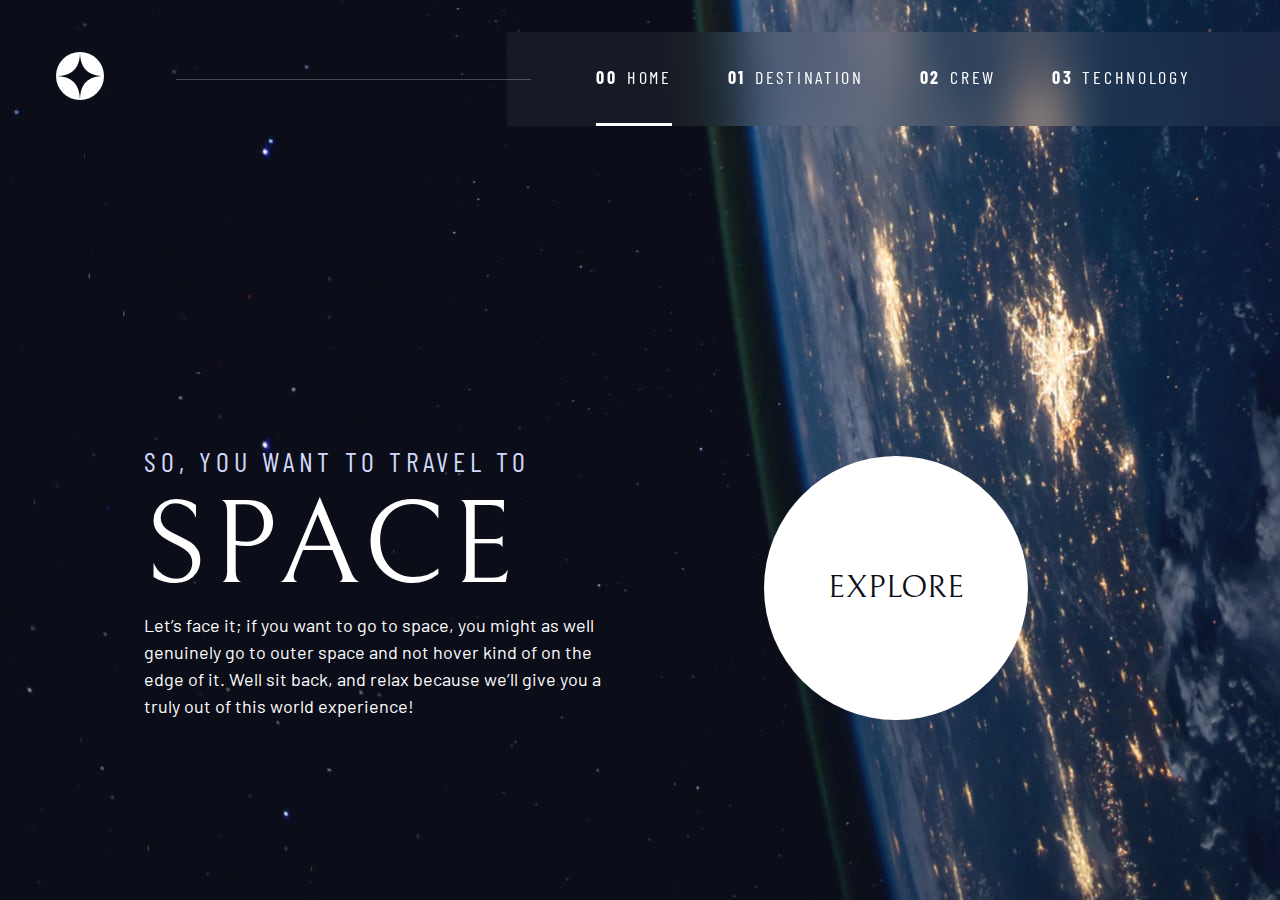
<file: index.html>
<!DOCTYPE html>
<html lang="en">
<head>
  <meta charset="UTF-8">
  <meta name="viewport" content="width=device-width, initial-scale=1.0">

  <link rel="icon" type="image/png" sizes="32x32" href="./assets/favicon-32x32.png">
  <!-- Google fonts -->
  <link rel="preconnect" href="https://fonts.googleapis.com">
  <link rel="preconnect" href="https://fonts.gstatic.com" crossorigin>
  <link href="https://fonts.googleapis.com/css2?family=Barlow+Condensed:wght@400;700&family=Bellefair&family=Barlow:wght@400;700&display=swap"
      rel="stylesheet">
  <!-- Our custom css  -->
  <link rel="stylesheet" href="index.css">
  <title>Frontend Mentor | Space tourism website</title>
  <script src="navigation.js" defer></script>
</head>
<body class="home">
  <a class="skip-to-content" href="#main">Skin to content</a>
    
  <header class="primary-header flex">
    <div>
      <img src="./assets/shared/logo.svg" alt="space tourism logo" class="logo">
    </div>
    <button class="mobile-nav-toggle" aria-controls="primary-navigation"><span class="sr-only" aria-expanded="false">Menu</span></button>
    <nav>
        <ul id="primary-navigation" data-visible="false" class="primary-navigation underline-indicators flex">
            <li class="active"><a class="ff-sans-cond uppercase text-white letter-spacing-2" href="index.html"><span aria-hidden="true">00</span>Home</a>
            <li><a class="ff-sans-cond uppercase text-white letter-spacing-2" href="destination.html"><span aria-hidden="true">01</span>Destination</a>
            <li><a class="ff-sans-cond uppercase text-white letter-spacing-2" href="crew.html"><span aria-hidden="true">02</span>Crew</a>
            <li><a class="ff-sans-cond uppercase text-white letter-spacing-2" href="technology.html"><span aria-hidden="true">03</span>Technology</a>
        </ul>
    </nav>
  </header>
  

  <main id="main" class="grid-container grid-container--home">
    <div>
      <h1 class="text-accent fs-500 ff-sans-cond uppercase letter-spacing-1">So, you want to travel to
      <span class="d-block fs-900 ff-serif text-white">Space</span></h1>
      <p>Let’s face it; if you want to go to space, you might as well genuinely go to 
      outer space and not hover kind of on the edge of it. Well sit back, and relax 
      because we’ll give you a truly out of this world experience! </p>
    </div>
    <div>
      <a href="destination.html" class="large-button uppercase ff-serif  text-dark bg-white">Explore</a>
    </div>

</main>
  
</body>
</html>
</file>
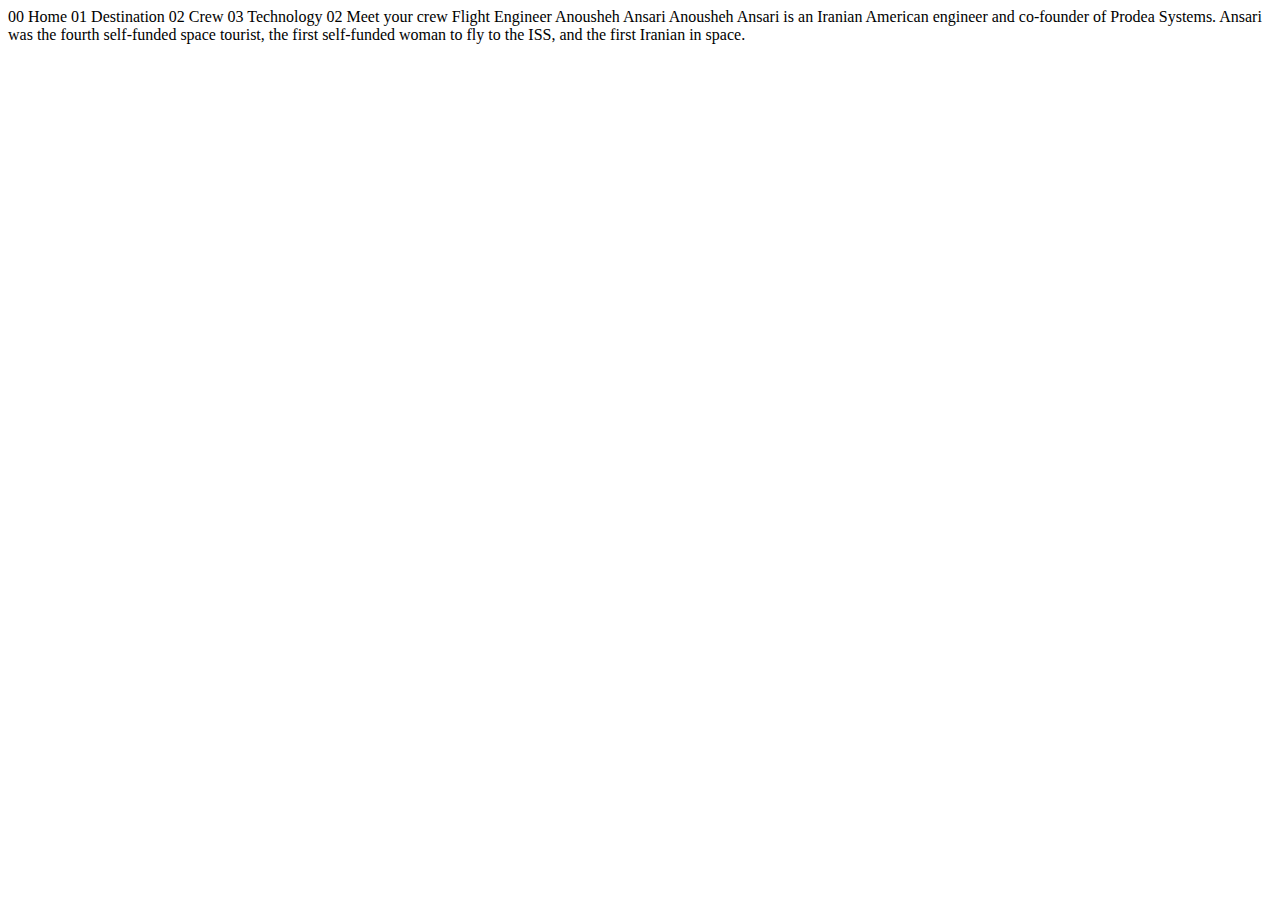
<file: crew-engineer.html>
<!DOCTYPE html>
<html lang="en">
<head>
  <meta charset="UTF-8">
  <meta name="viewport" content="width=device-width, initial-scale=1.0">

  <link rel="icon" type="image/png" sizes="32x32" href="./assets/favicon-32x32.png">
  
  <title>Frontend Mentor | Space tourism website</title>
</head>
<body>

  00 Home
  01 Destination
  02 Crew
  03 Technology

  02 Meet your crew

  Flight Engineer
  Anousheh Ansari

  Anousheh Ansari is an Iranian American engineer and co-founder of Prodea Systems. 
  Ansari was the fourth self-funded space tourist, the first self-funded woman to 
  fly to the ISS, and the first Iranian in space. 
</body>
</html>
</file>
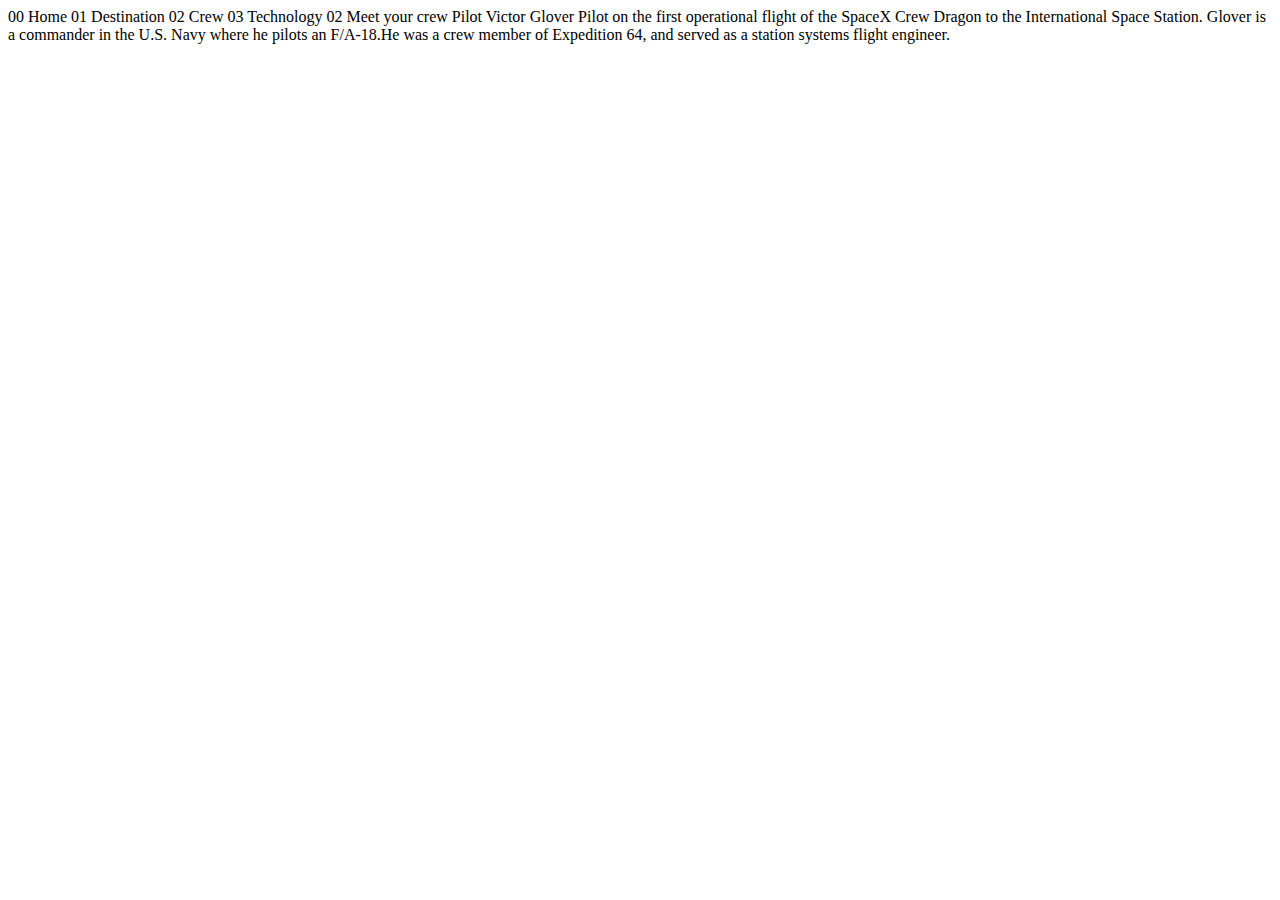
<file: crew-pilot.html>
<!DOCTYPE html>
<html lang="en">
<head>
  <meta charset="UTF-8">
  <meta name="viewport" content="width=device-width, initial-scale=1.0">

  <link rel="icon" type="image/png" sizes="32x32" href="./assets/favicon-32x32.png">
  
  <title>Frontend Mentor | Space tourism website</title>
</head>
<body>

  00 Home
  01 Destination
  02 Crew
  03 Technology

  02 Meet your crew

  Pilot
  Victor Glover

  Pilot on the first operational flight of the SpaceX Crew Dragon to the 
  International Space Station. Glover is a commander in the U.S. Navy where 
  he pilots an F/A-18.He was a crew member of Expedition 64, and served as a 
  station systems flight engineer. 
</body>
</html>
</file>
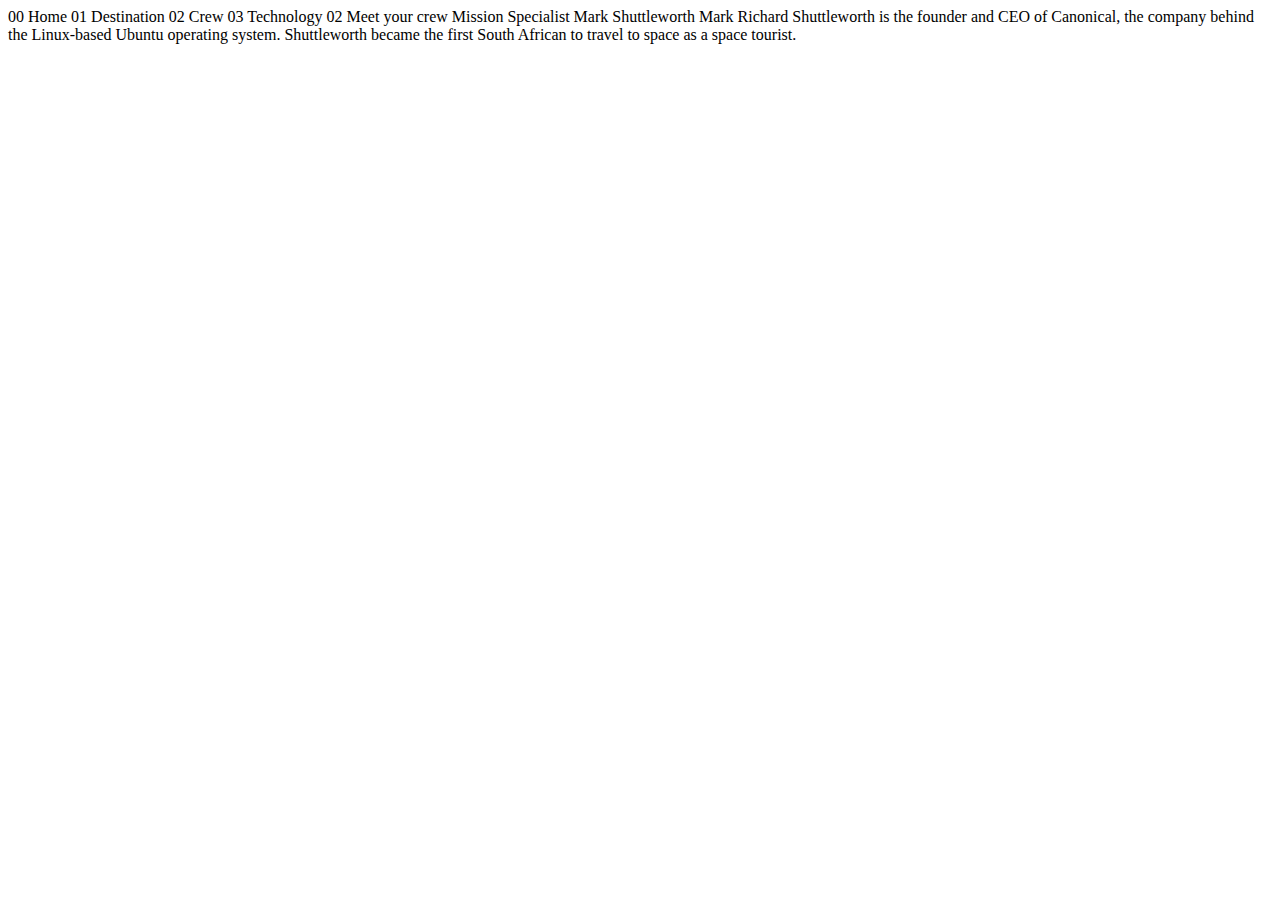
<file: crew-specialist.html>
<!DOCTYPE html>
<html lang="en">
<head>
  <meta charset="UTF-8">
  <meta name="viewport" content="width=device-width, initial-scale=1.0">

  <link rel="icon" type="image/png" sizes="32x32" href="./assets/favicon-32x32.png">
  
  <title>Frontend Mentor | Space tourism website</title>
</head>
<body>

  00 Home
  01 Destination
  02 Crew
  03 Technology

  02 Meet your crew

  Mission Specialist
  Mark Shuttleworth

  Mark Richard Shuttleworth is the founder and CEO of Canonical, the company behind 
  the Linux-based Ubuntu operating system. Shuttleworth became the first South 
  African to travel to space as a space tourist.
</body>
</html>
</file>
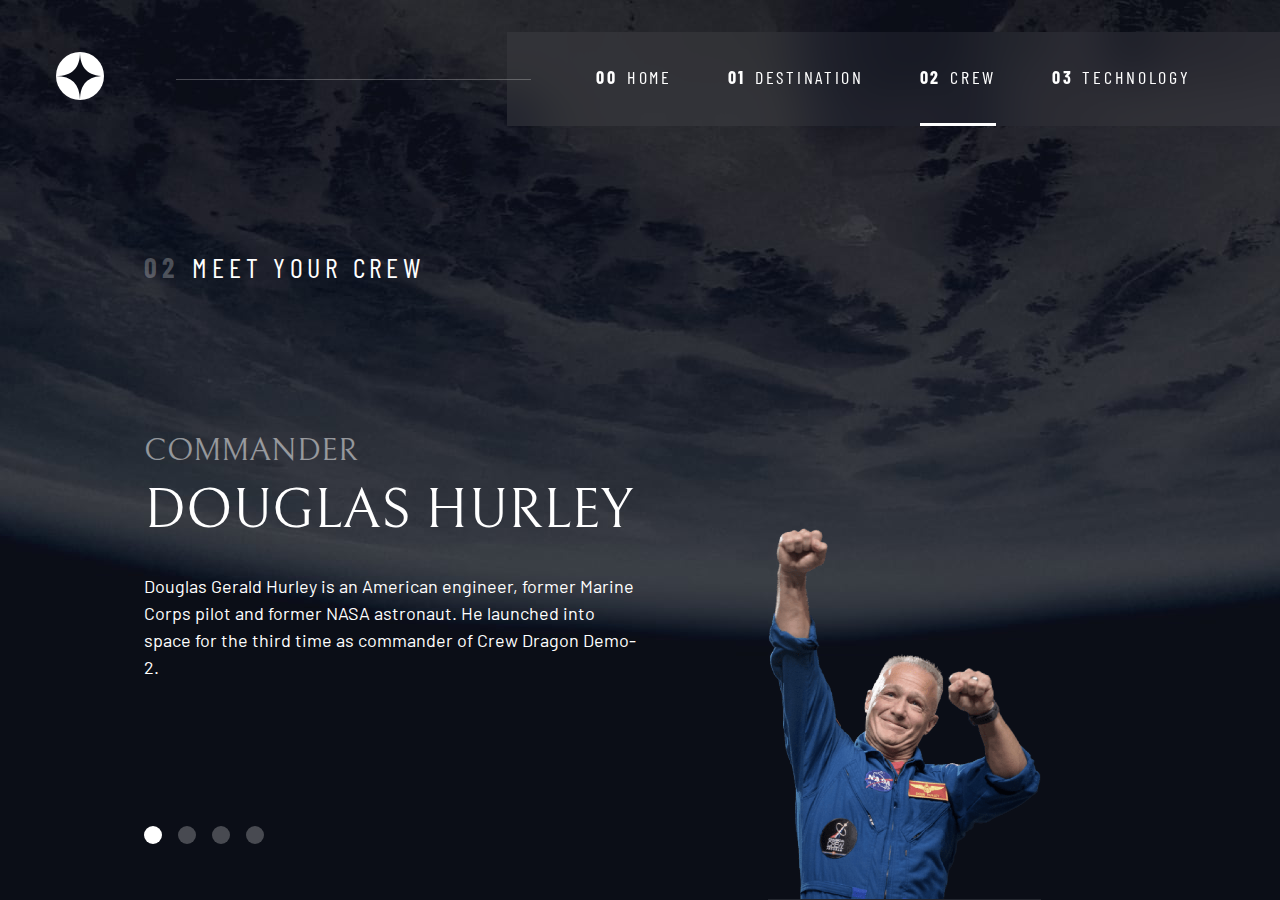
<file: crew.html>
<!DOCTYPE html>
<html lang="en">
<head>
  <meta charset="UTF-8">
  <meta name="viewport" content="width=device-width, initial-scale=1.0">

  <link rel="icon" type="image/png" sizes="32x32" href="./assets/favicon-32x32.png">
  <!-- Google fonts -->
  <link rel="preconnect" href="https://fonts.googleapis.com">
  <link rel="preconnect" href="https://fonts.gstatic.com" crossorigin>
  <link href="https://fonts.googleapis.com/css2?family=Barlow+Condensed:wght@400;700&family=Bellefair&family=Barlow:wght@400;700&display=swap"
      rel="stylesheet">
  <!-- Our custom css  -->
  <link rel="stylesheet" href="index.css">
  <title>Frontend Mentor | Space tourism website</title>
  <script src="navigation.js" defer></script>
  <script src="tabs.js" defer></script>
</head>
<body class="crew">
  <a class="skip-to-content" href="#main">Skin to content</a>
    
  <header class="primary-header flex">
    <div>
      <img src="./assets/shared/logo.svg" alt="space tourism logo" class="logo">
    </div>
    <button class="mobile-nav-toggle" aria-controls="primary-navigation"><span class="sr-only" aria-expanded="false">Menu</span></button>
    <nav>
        <ul id="primary-navigation" data-visible="false" class="primary-navigation underline-indicators flex">
            <li><a class="ff-sans-cond uppercase text-white letter-spacing-2" href="index.html"><span aria-hidden="true">00</span>Home</a>
            <li><a class="ff-sans-cond uppercase text-white letter-spacing-2" href="destination.html"><span aria-hidden="true">01</span>Destination</a>
            <li class="active"><a class="ff-sans-cond uppercase text-white letter-spacing-2" href="crew.html"><span aria-hidden="true">02</span>Crew</a>
            <li><a class="ff-sans-cond uppercase text-white letter-spacing-2" href="technology.html"><span aria-hidden="true">03</span>Technology</a>
        </ul>
    </nav>
  </header>
<main id="main" class="grid-container grid-container--crew flow">
  <h1 class="numbered-title"><span aria-hidden="true">02</span>Meet your crew</h1>
  
  <div class="dot-indicators flex" role="tablist" aria-label="crew memebers list">
    <button aria-selected="true" aria-controls="commander-tab" role="tab" data-image="commander-image" tabindex="0"><span class="sr-only">The commander</span></button>
    <button aria-selected="false" aria-controls="mission-tab" role="tab" data-image="mission-image" tabindex="-1"><span class="sr-only">The mission specialist</span></button>
    <button aria-selected="false" aria-controls="pilot-tab" role="tab" data-image="pilot-image" tabindex="-1"><span class="sr-only">The pilot</span></button>
    <button aria-selected="false" aria-controls="crew-tab" role="tab" data-image="crew-image" tabindex="-1"><span class="sr-only">The crew engineer</span></button>
</div>


  <!-- Commander -->
  <article class="crew-details flow" id="commander-tab" role="tabpanel" tabindex="0">
    <header class="flow flow--space-flow">
    <h2 class="fs-600 ff-serif uppercase">Commander</h2>
    <p class="fs-700 uppercase ff-serif">Douglas Hurley</p>
  </header>
  <p>Douglas Gerald Hurley is an American engineer, former Marine Corps pilot 
  and former NASA astronaut. He launched into space for the third time as 
  commander of Crew Dragon Demo-2.</p>
</article>

<!-- mission specialist -->
<article hidden class="crew-details flow" id="mission-tab" role="tabpanel" tabindex="0">
  <header class="flow flow--space-small">
    <h2 class="fs-600 ff-serif uppercase">Mission Specialist</h2>
    <p class="fs-700 uppercase ff-serif">Mark SHuttleworth</p>
  </header>
  <p>Mark Richard Shuttleworth is the founder and CEO of Canonical, the company behind
    the Linux-based Ubuntu operating system. Shuttleworth became the first South
    African to travel to space as a space tourist.</p>
</article> 

<!-- pilot -->
<article hidden class="crew-details flow" id="pilot-tab" role="tabpanel" tabindex="0">
  <header class="flow flow--space-small">
    <h2 class="fs-600 ff-serif uppercase">Pilot</h2>
    <p class="fs-700 uppercase ff-serif">Victor Glover</p>
  </header>
  <p>Pilot on the first operational flight of the SpaceX Crew Dragon to the
    International Space Station. Glover is a commander in the U.S. Navy where
    he pilots an F/A-18.He was a crew member of Expedition 64, and served as a
    station systems flight engineer.</p>
</article> 

<!-- engineer -->
<article hidden class="crew-details flow" id="crew-tab" role="tabpanel" tabindex="0">
  <header class="flow flow--space-small">
    <h2 class="fs-600 ff-serif uppercase">Flight Engineer</h2>
    <p class="fs-700 uppercase ff-serif">Anousheh Ansari</p>
  </header>
  <p>Anousheh Ansari is an Iranian American engineer and co-founder of Prodea Systems.
    Ansari was the fourth self-funded space tourist, the first self-funded woman to
    fly to the ISS, and the first Iranian in space.</p>
</article> 

  <img id="commander-image" class="planet" src="assets/crew/image-douglas-hurley.png" alt="Douglas Hurley">
  <img hidden id="mission-image" class="planet" src="assets/crew/image-mark-shuttleworth.png" alt="Mark SHuttleworth">
  <img hidden id="pilot-image" class="planet" src="assets/crew/image-victor-glover.png" alt="Victor Glover">
  <img hidden id="crew-image" class="planet" src="assets/crew/image-anousheh-ansari.png" alt="Anousheh Ansari">

</main>
</body>
</html>
</file>
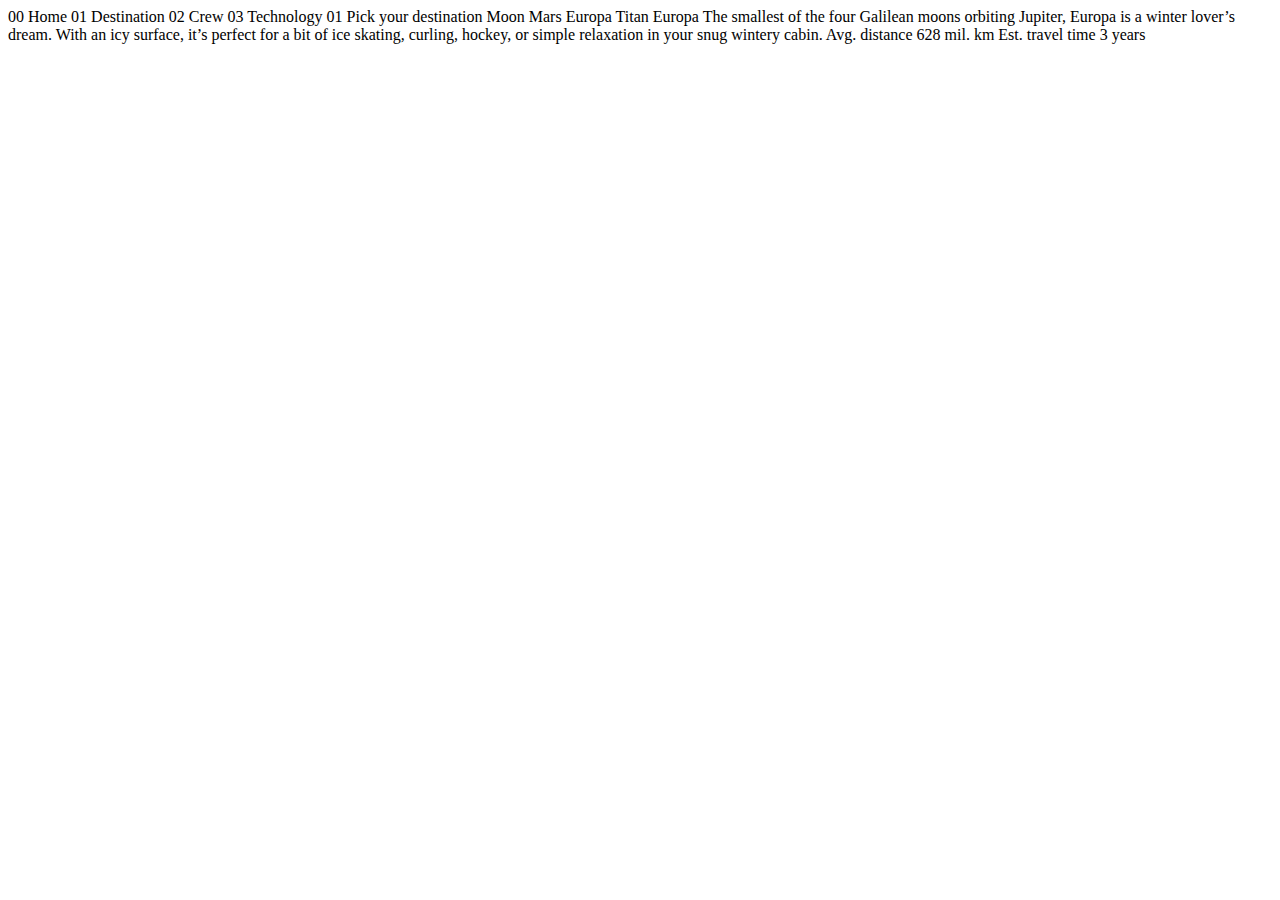
<file: destination-europa.html>
<!DOCTYPE html>
<html lang="en">
<head>
  <meta charset="UTF-8">
  <meta name="viewport" content="width=device-width, initial-scale=1.0">

  <link rel="icon" type="image/png" sizes="32x32" href="./assets/favicon-32x32.png">
  
  <title>Frontend Mentor | Space tourism website</title>
</head>
<body>

  00 Home
  01 Destination
  02 Crew
  03 Technology

  01 Pick your destination

  Moon
  Mars
  Europa
  Titan

  Europa

  The smallest of the four Galilean moons orbiting Jupiter, Europa is a 
  winter lover’s dream. With an icy surface, it’s perfect for a bit of 
  ice skating, curling, hockey, or simple relaxation in your snug 
  wintery cabin.

  Avg. distance
  628 mil. km

  Est. travel time
  3 years
</body>
</html>
</file>
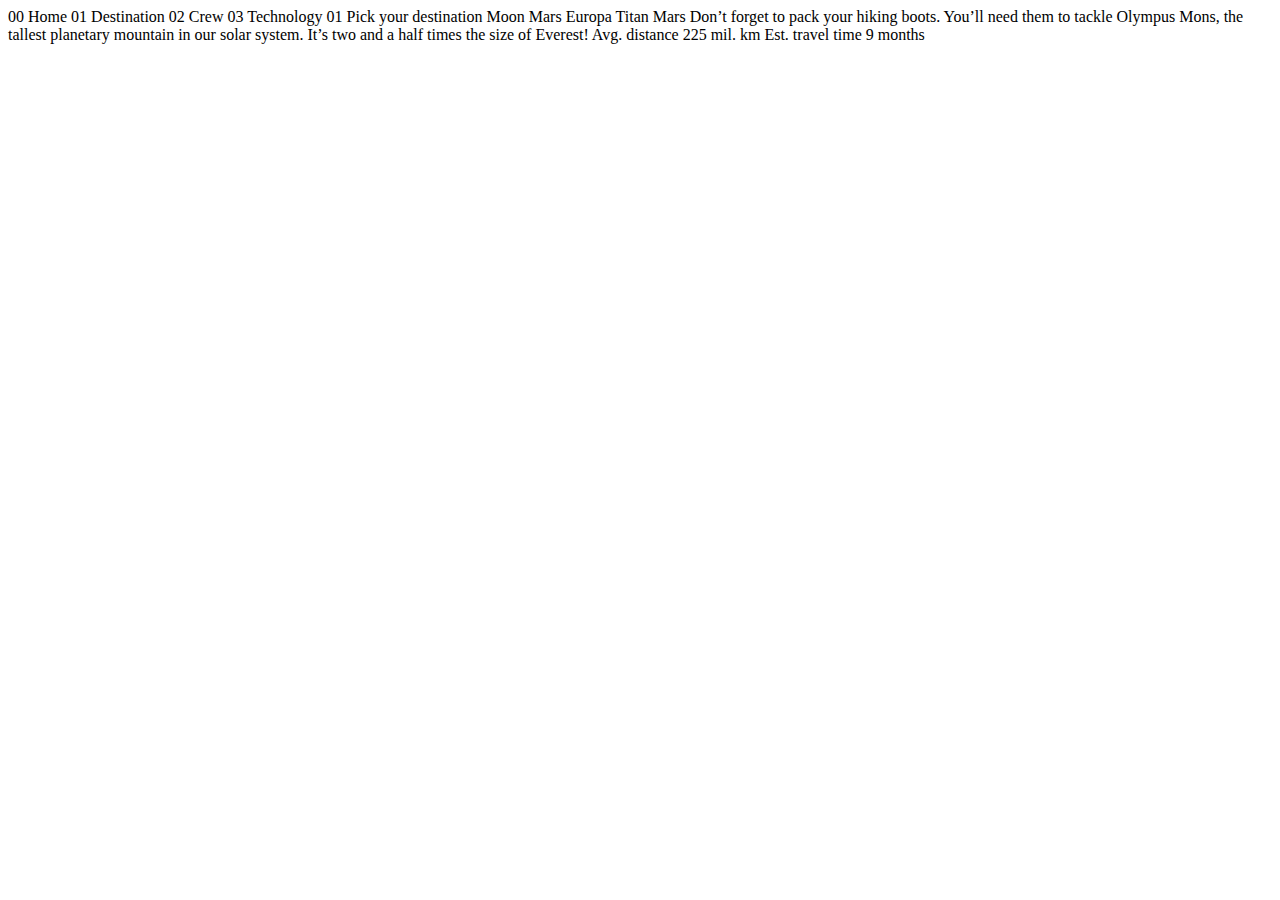
<file: destination-mars.html>
<!DOCTYPE html>
<html lang="en">
<head>
  <meta charset="UTF-8">
  <meta name="viewport" content="width=device-width, initial-scale=1.0">

  <link rel="icon" type="image/png" sizes="32x32" href="./assets/favicon-32x32.png">
  
  <title>Frontend Mentor | Space tourism website</title>
</head>
<body>

  00 Home
  01 Destination
  02 Crew
  03 Technology

  01 Pick your destination

  Moon
  Mars
  Europa
  Titan

  Mars

  Don’t forget to pack your hiking boots. You’ll need them to tackle Olympus Mons, 
  the tallest planetary mountain in our solar system. It’s two and a half times 
  the size of Everest!

  Avg. distance
  225 mil. km

  Est. travel time
  9 months
</body>
</html>
</file>
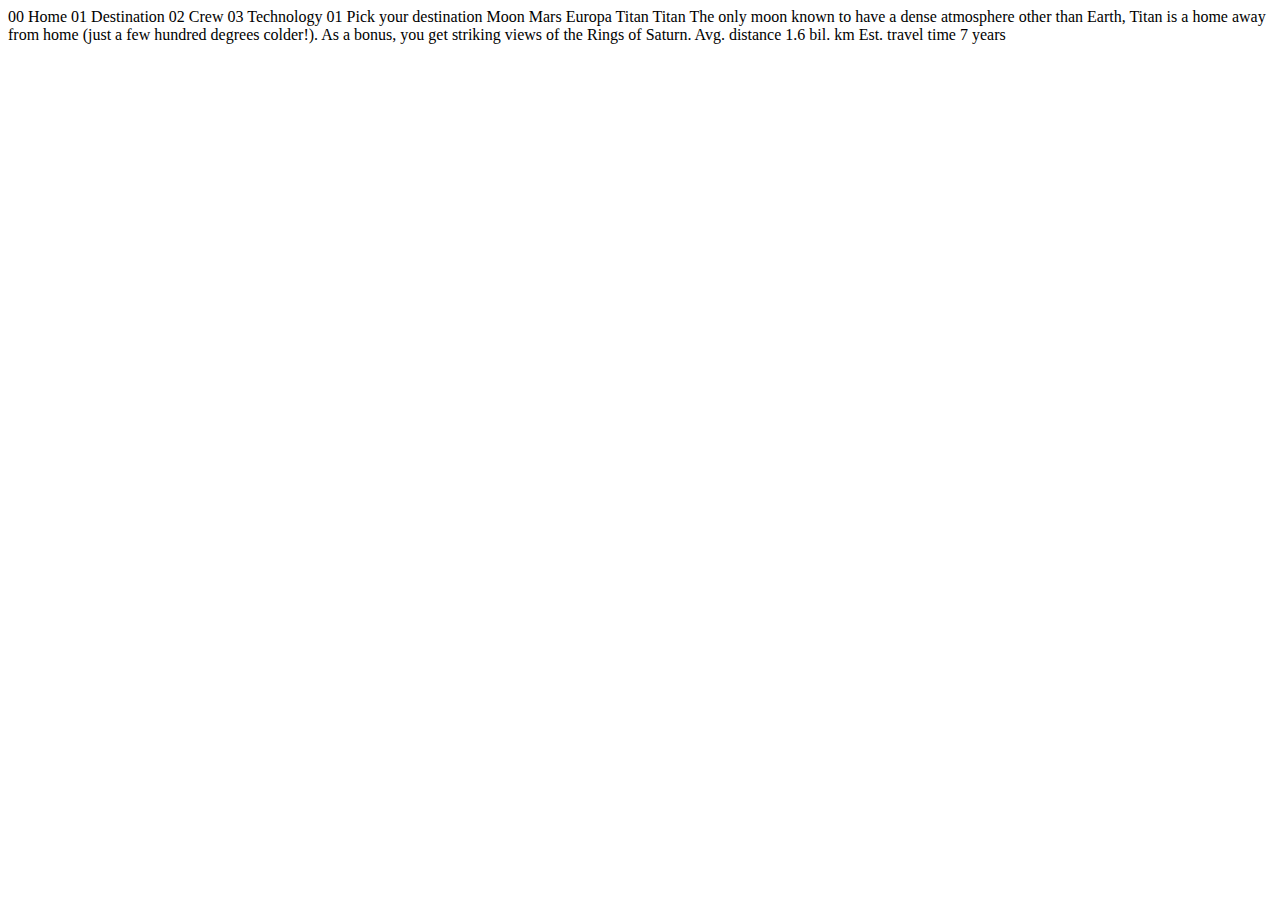
<file: destination-titan.html>
<!DOCTYPE html>
<html lang="en">
<head>
  <meta charset="UTF-8">
  <meta name="viewport" content="width=device-width, initial-scale=1.0">

  <link rel="icon" type="image/png" sizes="32x32" href="./assets/favicon-32x32.png">
  
  <title>Frontend Mentor | Space tourism website</title>
</head>
<body>

  00 Home
  01 Destination
  02 Crew
  03 Technology

  01 Pick your destination

  Moon
  Mars
  Europa
  Titan

  Titan

  The only moon known to have a dense atmosphere other than Earth, Titan 
  is a home away from home (just a few hundred degrees colder!). As a 
  bonus, you get striking views of the Rings of Saturn.

  Avg. distance
  1.6 bil. km

  Est. travel time
  7 years
</body>
</html>
</file>
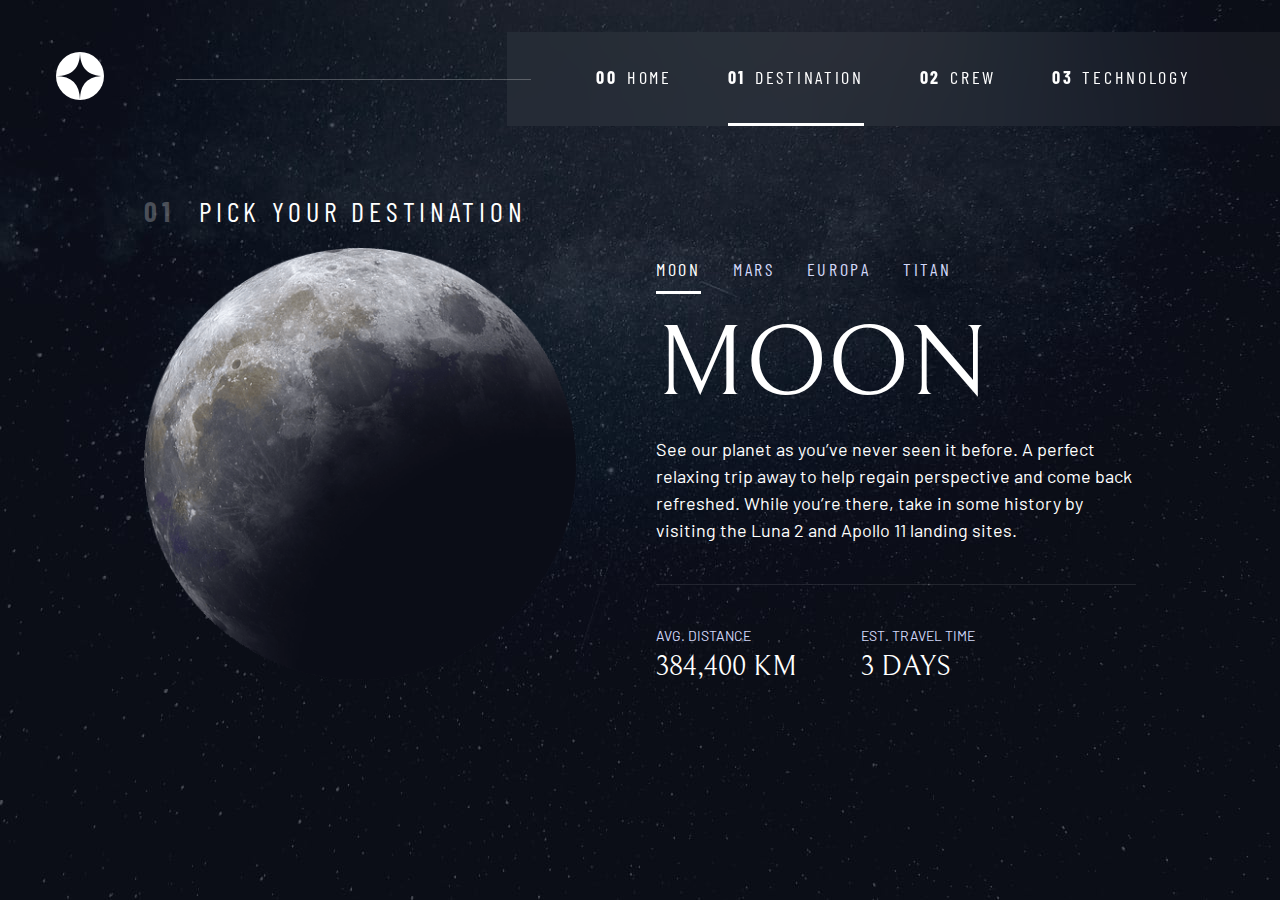
<file: destination.html>
<!DOCTYPE html>
<html lang="en">
<head>
  <meta charset="UTF-8">
  <meta name="viewport" content="width=device-width, initial-scale=1.0">

  <link rel="icon" type="image/png" sizes="32x32" href="./assets/favicon-32x32.png">
  <!-- Google fonts -->
  <link rel="preconnect" href="https://fonts.googleapis.com">
  <link rel="preconnect" href="https://fonts.gstatic.com" crossorigin>
  <link href="https://fonts.googleapis.com/css2?family=Barlow+Condensed:wght@400;700&family=Bellefair&family=Barlow:wght@400;700&display=swap"
      rel="stylesheet">
  <!-- Our custom css  -->
  <link rel="stylesheet" href="index.css">
  <title>Frontend Mentor | Space tourism website</title>
  <script src="navigation.js" defer></script>
  <script src="tabs.js" defer></script>
</head>
<body class="destination">
  <a class="skip-to-content" href="#main">Skin to content</a>
    
  <header class="primary-header flex">
    <div>
      <img src="./assets/shared/logo.svg" alt="space tourism logo" class="logo">
    </div>
    <button class="mobile-nav-toggle" aria-controls="primary-navigation"><span class="sr-only" aria-expanded="false">Menu</span></button>
    <nav>
        <ul id="primary-navigation" data-visible="false" class="primary-navigation underline-indicators flex">
            <li><a class="ff-sans-cond uppercase text-white letter-spacing-2" href="index.html"><span aria-hidden="true">00</span>Home</a>
            <li class="active"><a class="ff-sans-cond uppercase text-white letter-spacing-2" href="destination.html"><span aria-hidden="true">01</span>Destination</a>
            <li><a class="ff-sans-cond uppercase text-white letter-spacing-2" href="crew.html"><span aria-hidden="true">02</span>Crew</a>
            <li><a class="ff-sans-cond uppercase text-white letter-spacing-2" href="technology.html"><span aria-hidden="true">03</span>Technology</a>
        </ul>
    </nav>
  </header>
<main id="main" class="grid-container grid-container--destination flow">
  <h1 class="numbered-title"><span aria-hidden="true">01</span> Pick your destination</h1>
  
    <img id="moon-image" class="planet" src="assets/destination/image-moon.png" alt="the moon">

    <img id="mars-image" class="planet" src="assets/destination/image-mars.png" alt="the mars" hidden>

    <img id="europa-image" class="planet" src="assets/destination/image-europa.png" alt="the europa" hidden>

    <img id="titan-image" class="planet" src="assets/destination/image-titan.png" alt="the titan" hidden>
  
    <div class="tab-list underline-indicators flex" role="tablist" aria-label="destination list">
      <button aria-selected="true" role="tab" aria-controls="moon-tab" class="uppercase ff-sans-cond text-accent letter-spacing-2" tabindex="0" data-image="moon-image">Moon</button>
      <button aria-selected="false" role="tab" aria-controls="mars-tab" class="uppercase ff-sans-cond text-accent letter-spacing-2" tabindex="-1" data-image="mars-image">Mars</button>
      <button aria-selected="false" role="tab" aria-controls="europa-tab" class="uppercase ff-sans-cond text-accent letter-spacing-2" tabindex="-1" data-image="europa-image">Europa</button>
      <button aria-selected="false" role="tab" aria-controls="titan-tab" class="uppercase ff-sans-cond text-accent letter-spacing-2" tabindex="-1" data-image="titan-image">Titan</button>
  </div>

  <!-- Moon -->

  <article class="destination-info flow" id="moon-tab" tabindex="0" role="tabpanel">
    <h2 class="ff-serif fs-800 uppercase">Moon</h2>

    <p>See our planet as you’ve never seen it before. A perfect relaxing trip away to help 
    regain perspective and come back refreshed. While you’re there, take in some history 
    by visiting the Luna 2 and Apollo 11 landing sites.</p>
    <div class="destination-meta flex">
      <div>
        <h3 class="text-accent fs-200 uppercase">Avg. distance</h3>
        <p class="ff-serif uppercase">384,400 km</p>
      </div>
      <div>
        <h3 class="text-accent fs-200 uppercase">Est. travel time</h3>
        <p class="ff-serif uppercase">3 days</p>
      </div>
    </div>
  </article>

  <!-- Mars -->

  <article hidden class="destination-info flow" id="mars-tab" tabindex="0" role="tabpanel">
    <h2 class="ff-serif fs-800 uppercase">Mars</h2>

    <p>Don’t forget to pack your hiking boots. You’ll need them to tackle Olympus Mons, 
      the tallest planetary mountain in our solar system. It’s two and a half times 
      the size of Everest!</p>
    <div class="destination-meta flex">
      <div>
        <h3 class="text-accent fs-200 uppercase">Avg. distance</h3>
        <p class="ff-serif uppercase">225 mil. km</p>
      </div>
      <div>
        <h3 class="text-accent fs-200 uppercase">Est. travel time</h3>
        <p class="ff-serif uppercase">9 months</p>
      </div>
    </div>
  </article>

  <!-- Europa -->

  <article hidden class="destination-info flow" id="europa-tab" tabindex="0" role="tabpanel">
    <h2 class="ff-serif fs-800 uppercase">Europa</h2>

    <p>The smallest of the four Galilean moons orbiting Jupiter, Europa is a 
      winter lover’s dream. With an icy surface, it’s perfect for a bit of 
      ice skating, curling, hockey, or simple relaxation in your snug 
      wintery cabin.</p>
    <div class="destination-meta flex">
      <div>
        <h3 class="text-accent fs-200 uppercase">Avg. distance</h3>
        <p class="ff-serif uppercase">628 mil. km</p>
      </div>
      <div>
        <h3 class="text-accent fs-200 uppercase">Est. travel time</h3>
        <p class="ff-serif uppercase">3 years</p>
      </div>
    </div>
  </article>

  <!-- Titan -->

  <article hidden class="destination-info flow" id="titan-tab" tabindex="0" role="tabpanel">
    <h2 class="ff-serif fs-800 uppercase">Titan</h2>

    <p>The only moon known to have a dense atmosphere other than Earth, Titan 
      is a home away from home (just a few hundred degrees colder!). As a 
      bonus, you get striking views of the Rings of Saturn.</p>
    <div class="destination-meta flex">
      <div>
        <h3 class="text-accent fs-200 uppercase">Avg. distance</h3>
        <p class="ff-serif uppercase">1.6 bil. km</p>
      </div>
      <div>
        <h3 class="text-accent fs-200 uppercase">Est. travel time</h3>
        <p class="ff-serif uppercase">7 years</p>
      </div>
    </div>
  </article>


</main>
</body>
</html>
</file>
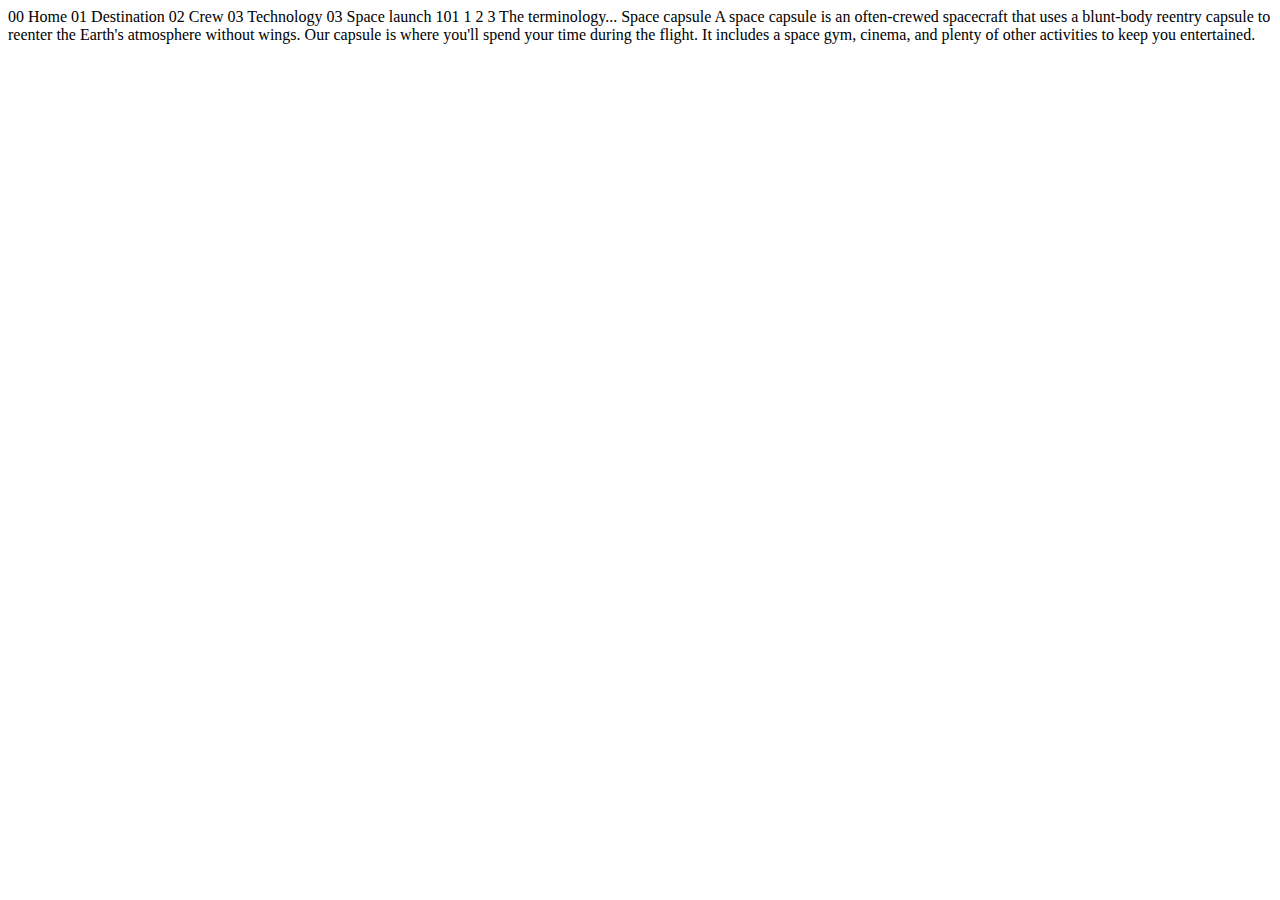
<file: technology-capsule.html>
<!DOCTYPE html>
<html lang="en">
<head>
  <meta charset="UTF-8">
  <meta name="viewport" content="width=device-width, initial-scale=1.0">

  <link rel="icon" type="image/png" sizes="32x32" href="./assets/favicon-32x32.png">
  
  <title>Frontend Mentor | Space tourism website</title>
</head>
<body>

  00 Home
  01 Destination
  02 Crew
  03 Technology

  03 Space launch 101

  1
  2
  3

  The terminology...
  Space capsule

  A space capsule is an often-crewed spacecraft that uses a blunt-body reentry 
  capsule to reenter the Earth's atmosphere without wings. Our capsule is where 
  you'll spend your time during the flight. It includes a space gym, cinema, 
  and plenty of other activities to keep you entertained.
</body>
</html>
</file>
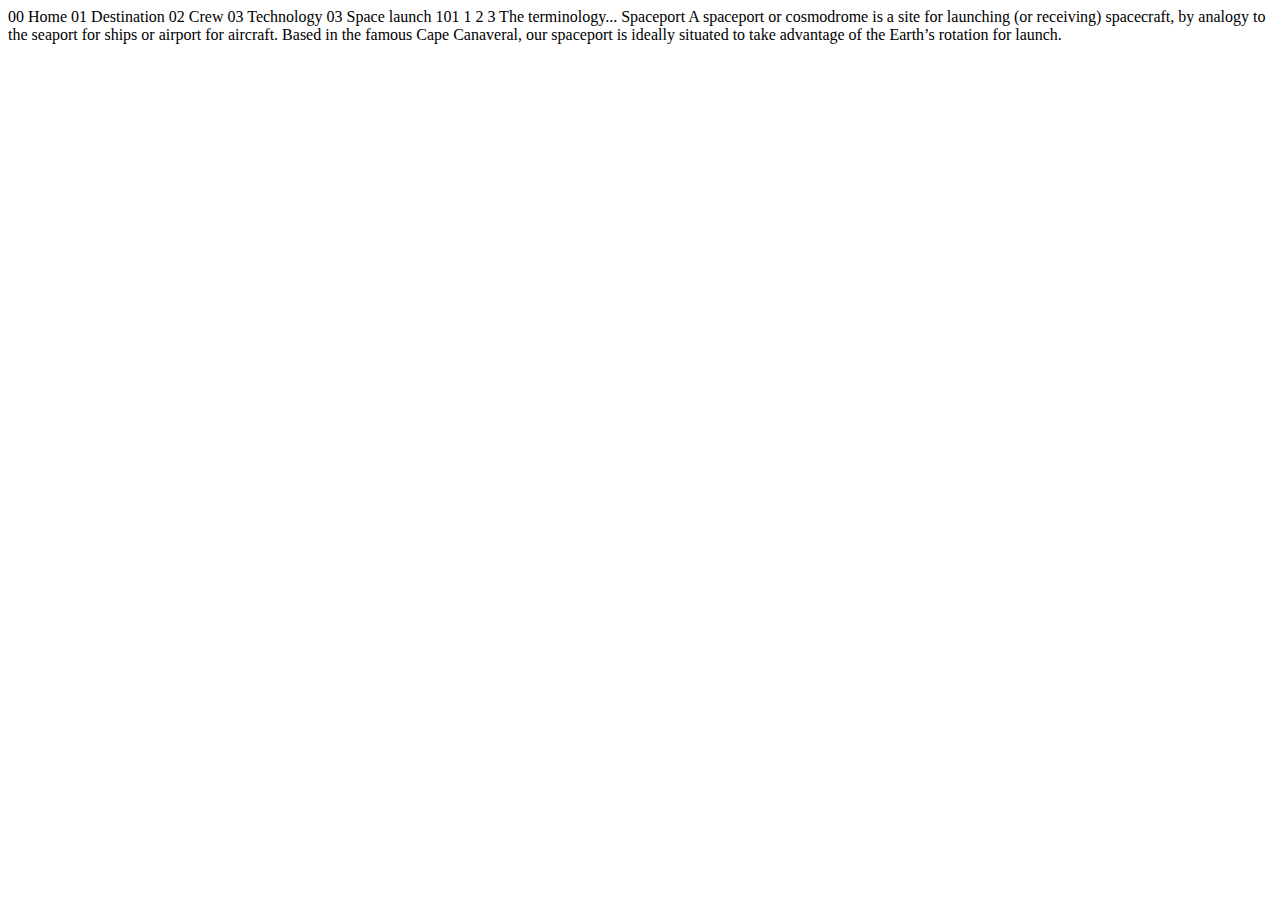
<file: technology-spaceport.html>
<!DOCTYPE html>
<html lang="en">
<head>
  <meta charset="UTF-8">
  <meta name="viewport" content="width=device-width, initial-scale=1.0">

  <link rel="icon" type="image/png" sizes="32x32" href="./assets/favicon-32x32.png">
  
  <title>Frontend Mentor | Space tourism website</title>
</head>
<body>

  00 Home
  01 Destination
  02 Crew
  03 Technology

  03 Space launch 101

  1
  2
  3

  The terminology...
  Spaceport

  A spaceport or cosmodrome is a site for launching (or receiving) spacecraft, 
  by analogy to the seaport for ships or airport for aircraft. Based in the 
  famous Cape Canaveral, our spaceport is ideally situated to take advantage 
  of the Earth’s rotation for launch.
</body>
</html>
</file>
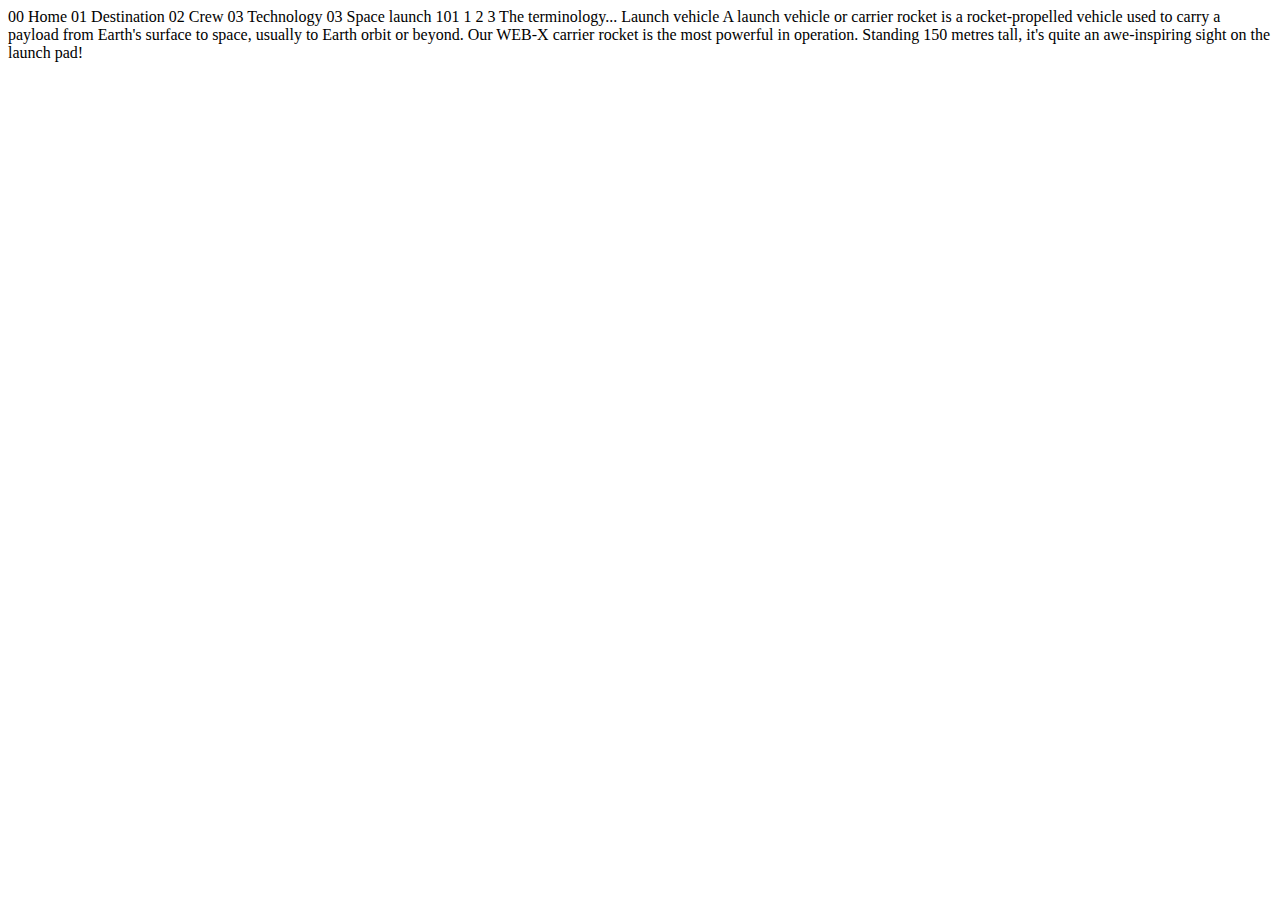
<file: technology-vehicle.html>
<!DOCTYPE html>
<html lang="en">
<head>
  <meta charset="UTF-8">
  <meta name="viewport" content="width=device-width, initial-scale=1.0">

  <link rel="icon" type="image/png" sizes="32x32" href="./assets/favicon-32x32.png">
  
  <title>Frontend Mentor | Space tourism website</title>
</head>
<body>

  00 Home
  01 Destination
  02 Crew
  03 Technology

  03 Space launch 101

  1
  2
  3

  The terminology...
  Launch vehicle

  A launch vehicle or carrier rocket is a rocket-propelled vehicle used to carry a 
  payload from Earth's surface to space, usually to Earth orbit or beyond. Our 
  WEB-X carrier rocket is the most powerful in operation. Standing 150 metres tall, 
  it's quite an awe-inspiring sight on the launch pad!
</body>
</html>
</file>
<file: index.css>
/* ----------------- */
/* Custom properties */
/* ----------------- */
:root {
    /* colors */
    --clr-dark: 230 35% 7%;
    --clr-light: 231 77% 90%;
    --clr-white: 0 0% 100%;

    /* font-sizes */
    --fs-900: clamp(5rem, 8vw + 1rem,9.375rem);
    --fs-800: 3.5rem;
    --fs-700: 1.5rem;
    --fs-600: 1rem;
    --fs-500: 1rem;
    --fs-400: 0.9375rem;
    --fs-300: 1rem;
    --fs-200: 0.875rem;

    /* font-families */
    --ff-serif: "Bellefair", serif;
    --ff-sans-cond: "Barlow Condensed", sans-serif;
    --ff-sans-normal: "Barlow", sans-serif;
}

@media (min-width: 35em) {
  :root {
    --fs-800: 5rem;
    --fs-700: 2.5rem;
    --fs-600: 1.5rem;
    --fs-500: 1.25rem;
    --fs-400: 1rem;
  }
}

@media (min-width: 45em) {
  :root {
      /* font-sizes */
      --fs-800: 6.25rem;
      --fs-700: 3.5rem;
      --fs-600: 2rem;
      --fs-500: 1.75rem;
      --fs-400: 1.125rem;
  }
}


/* ----- */
/* Reset */
/* ----- */

*,
*::before,
*::after{
    box-sizing: border-box;
}

/* Reset Margins */

body,
h1,
h2,
h3,
h4,
h5,
p,
figure,
picture {
    margin: 0;
}

h1,
h2,
h3,
h4,
h5,
h6,
p {
    font-weight: 400;
}

/* Set up body */
body {
    font-family: var(--ff-sans-normal);
    font-size: var(--fs-400);
    color: hsl(var(--clr-white));
    background-color: hsl(var(--clr-dark));
    line-height: 1.5;
    min-height: 100vh;
    overflow-x: hidden;
    display: grid;
    grid-template-rows: min-content 1fr;
}


/* make images easy to work with */

image {
    max-width: 100%;
    display: block;
}

/* make form elements easy to work with */

input,
button,
textarea,
select {
    font: inherit;
}

/* remove animations for people who've turned them off */
@media (prefers-reduced-motion: reduce) {
    html:focus-within {
     scroll-behavior: auto;
    }
    
    *,
    *::before,
    *::after {
      animation-duration: 0.01ms !important;
      animation-iteration-count: 1 !important;
      transition-duration: 0.01ms !important;
      scroll-behavior: auto !important;
    }
  }

  /* ------------- */
  /* Utility class */
  /* ------------- */

.flex {
    display: flex;
    gap: var(--gap,1rem);
}

.grid {
    display: grid;
    gap: var(--gap,1rem);
}

.d-block {
  display: block;
}

.flow > * + * {
    margin-top: var(--flow-space, 1rem);
}

.flow--space-flow{
  --flow-space: .75rem;
}

.container {
    padding-inline: 2em;
    margin-inline: auto;
    max-width: 80rem;
}

.sr-only {
    position: absolute;
    width: 1px;
    height: 1px;
    padding: 0;
    margin: -1px;
    overflow: hidden;
    clip: rect(0, 0, 0, 0);
    white-space: nowrap; /* added line */
    border: 0;
  }

.skip-to-content {
  position: absolute;
  z-index: 9999;
  background: hsl(var(--clr-white));
  color: hsl(var(--clr-dark));
  padding: .5em 1em;
  margin-inline: auto;
  transform: translateY(-100%);
  transition: transform 250ms ease-in;
}

.skip-to-content:focus {
  transform: translateY(0);
}

/* colors */

.bg-dark {
    background-color: hsl(var(--clr-dark));
}

.bg-accent {
    background-color: hsl(var(--clr-light));
}
.bg-white {
    background-color: hsl(var(--clr-white));
}

.text-dark {
    color : hsl(var(--clr-dark));
}

.text-accent {
    color : hsl(var(--clr-light));
}

.text-white {
    color : hsl(var(--clr-white));
}

.component {
    flex-grow: 1;
}


/* typography */

.ff-serif { font-family: var(--ff-serif); } 
.ff-sans-cond { font-family: var(--ff-sans-cond); } 
.ff-sans-normal { font-family: var(--ff-sans-normal); } 

.letter-spacing-1 { letter-spacing: 4.75px; } 
.letter-spacing-2 { letter-spacing: 2.7px; } 
.letter-spacing-3 { letter-spacing: 2.35px; } 

.uppercase { text-transform: uppercase; }

.fs-900 { font-size: var(--fs-900); }
.fs-800 { font-size: var(--fs-800); }
.fs-700 { font-size: var(--fs-700); }
.fs-600 { font-size: var(--fs-600); }
.fs-500 { font-size: var(--fs-500); }
.fs-400 { font-size: var(--fs-400); }
.fs-300 { font-size: var(--fs-300); }
.fs-200 { font-size: var(--fs-200); }


.fs-900,
.fs-800,
.fs-700,
.fs-600 {
    line-height: 1.1;
}

.numbered-title {
    font-family: var(--ff-sans-cond);
    font-size: var(--fs-500);
    text-transform: uppercase;
    letter-spacing: 4.72px;
}
.numbered-title span {
    margin-right: .5em;
    font-weight: 700;
    color: hsl(var(--clr-white) / .25);
}

  /* ------------- */
  /* Components */
  /* ------------- */

  .large-button{
    font-size: 2rem;
    position: relative;
    z-index: 1;
    display: inline-grid;
    place-items: center;
    padding: 0 2em;
    border-radius: 50%;
    aspect-ratio: 1;
    text-decoration: none;
  }

  .large-button::after{
    content: '';
    position: absolute;
    z-index:-1;
    width: 100%;
    height: 100%;
    border-radius: 50%;
    background: hsl(var(--clr-white)/.15);
    opacity: 0;
    transition: opacity 500ms linear, transform 500ms ease-in-out;
  }

  .large-button:hover::after,
  .large-button:focus::after{
    opacity: 1;
    transform: scale(1.5);
  }

  /* primary header */

  .logo {
    margin: 1.5rem clamp(1.5rem, 5vw, 3.5rem);
  }

  .primary-header{
    justify-content: space-between;
    align-items: center;
  }

  .primary-navigation {
    --gap: clamp(1.5rem, 5vw, 3.5rem);
    --underline-gap: 2rem;
    list-style: none;
    padding: 0;
    margin: 0;
    background: hsl(var(--clr-dark)/ .95  ) ;
    /* backdrop-filter: blur( 2rem ); */
  }

  .primary-navigation a {
    text-decoration: none;
  }

  .primary-navigation a span {
    font-weight: 700;
    margin-right: .5em;
  }


  .mobile-nav-toggle {
    display: none;
  }

  @supports (backdrop-filter: blur( 1rem )) {
    .primary-navigation {
      background: hsl(var(--clr-white)/ .05  ) ;
      backdrop-filter: blur( 1.5rem );
    }
  }


  @media(max-width: 35rem) {
    .primary-navigation {
    --underline-gap: 0.5rem;
    position: fixed;
    z-index: 1000;
    inset:  0 0 0 30%;
    list-style: none;
    padding: min(20rem,15vh) 2rem;
    margin: 0;
    flex-direction: column;
    transform: translateX(100%);
    transition: transform 500ms ease-in-out;
  }

  .primary-navigation[data-visible="true"]{
    transform: translateX(0);
  }

  .primary-navigation.underline-indicators > .active {
    border: 0;
  }

  .mobile-nav-toggle {
    display: block;
    position: absolute;
    z-index: 2000;
    right: 1rem;
    top: 2rem;
    background: transparent;
    border: 0;
    background-image: url(./assets/shared/icon-hamburger.svg);
    background-repeat: no-repeat;
    background-position: center;
    width: 1.5rem;
    aspect-ratio: 1;
    border: 0;
  }
  .mobile-nav-toggle[aria-expanded="true"] {
    background-image: url(./assets/shared/icon-close.svg);
  }
  .mobile-nav-toggle:focus-visible{
    outline: 5px solid white;
    outline-offset: 5px;
  }
}

@media (min-width:35em){
  .primary-navigation{
    padding-inline: clamp(3rem, 7vw, 7rem);
  }
}

@media (min-width: 35em) and (max-width: 44.999em) {
  
    .primary-navigation a > span{
      display: none;
    }
}

@media (min-width: 45em) {
  .primary-header:after {
    content: '';
    display: block;
    position: relative;
    z-index: 10;
    background-color: hsl(var(--clr-white) /.25);
    margin-right: -2.5rem;
    height: 1px;
    width: 100%;
    order: 1;
  }

  nav {
    order: 2;
  }

  .primary-navigation {
    margin-block: 2rem;
  }
}

  .underline-indicators > * {
    cursor: pointer;
    padding: var(--underline-gap, .5rem) 0;
    border: 0;
    border-bottom: .2em solid hsl(var(--clr-white) / 0);
    background-color: transparent;
  }

  .underline-indicators > *:hover,
  .underline-indicators > *:focus{
    border-bottom: .2em solid hsl(var(--clr-white) / .5);
  }

  .underline-indicators > .active,
  .underline-indicators > [aria-selected="true"]{
    color: hsl(var(--clr-white) / 1);
    border-bottom: .2em solid hsl(var(--clr-white) / 1);
  }

  .tab-list {
    --gap: 2rem;
  }

  .dot-indicators > * {
    cursor: pointer;
    border: 0;
    border-radius: 50%;
    aspect-ratio: 1;
    padding: .5em;
    background-color: hsl(var(--clr-white) /.25);
  }
  .dot-indicators > *:hover,
  .dot-indicators > *:focus{
    background-color: hsl(var(--clr-white) /.5);
  }

  .dot-indicators > [aria-selected="true"]{
    background-color: hsl(var(--clr-white));
  }
  .number-list {
    width: 20%;
  }
  .number-list > * {
    cursor: pointer;
    border: 0;
    display: grid;
    place-items: center;
    aspect-ratio: 1;
    border-radius: 50%;
    background-color: hsl(var(--clr-dark));
    border: 1px solid hsl(var(--clr-white) /.5);
    color: hsl(var(--clr-white));
  }

  .number-list  > *:hover,
  .number-list  > *:focus{
    border: 1px solid hsl(var(--clr-white));
  }

  .number-list > [aria-selected="true"]{
    color: hsl(var(--clr-dark));
    background-color: hsl(var(--clr-white));
  }

/* ------------- */
/* Page Specific Backgrounds */
/* ------------- */

body {
  background-size: cover;
  background-position: bottom center;
}

/* home */

.home {
  background-size: cover;
  background-position: bottom center;
  background-image: url(./assets/home/background-home-mobile.jpg);
}

@media(min-width: 35em) {
  .home {
    background-position: center center;
    background-image: url(./assets/home/background-home-tablet.jpg);
  }
}

@media(min-width: 45em) {
  .home {
    background-image: url(./assets/home/background-home-desktop.jpg);
  }
}

.destination {
  background-size: cover;
  background-position: bottom center;
  background-image: url(./assets/destination/background-destination-mobile.jpg);
}

@media(min-width: 35em) {
  .destination {
    background-position: center center;
    background-image: url(./assets/destination/background-destination-tablet.jpg);
  }
}

@media(min-width: 45em) {
  .destination {
    background-image: url(./assets/destination/background-destination-desktop.jpg);
  }
}

.crew {
  background-size: cover;
  background-position: bottom center;
  background-image: url(./assets/crew/background-crew-mobile.jpg);
}

@media(min-width: 35em) {
  .crew {
    background-position: center center;
    background-image: url(./assets/crew/background-crew-tablet.jpg);
  }
}

@media(min-width: 45em) {
  .crew {
    background-image: url(./assets/crew/background-crew-desktop.jpg);
  }
}

/* ---------------- */
/* ---Layout ------ */
/* ---------------- */
.grid-container {
  text-align: center;
  display: grid;
  place-items: center;
  padding-inline: 1rem;

}

.grid-container p:not([class]) {
  max-width: 50ch;
}

.numbered-title {
  grid-area: title;
}

/* destination layout */

.grid-container--destination {
  grid-template-areas: 
      'title'
      'image'
      'tabs'
      'content';
}

.grid-container--destination > img {
  grid-area: image;
  max-width: 60%;
  align-self: start;
}

.grid-container--destination > .tab-list {
  grid-area: tabs;
}

.grid-container--destination > .destination-info {
  grid-area: content;
}

.destination-meta {
  flex-direction: column;
  border-top: 1px solid hsl( var(--clr-white) / .1);
  padding-top: 2.5rem;
  margin-top: 2.5rem;
}

.destination-meta p {
  font-size: 1.75rem;
}

/* crew layout */

.grid-container--crew {
  --flow-space: 2rem;
  grid-template-areas: 
      'title'
      'image'
      'tabs'
      'content';
}

.grid-container--crew > img {
  grid-area: image;
  max-width: 60%;
  border-bottom: 1px solid hsl( var(--clr-white) / .1);
}

.grid-container--crew > .dot-indicators {
  grid-area: tabs;
}

.grid-container--crew > .crew-details {
  grid-area: content;
}

.crew-details h2 {
  opacity: .5;
}


@media(min-width: 35em) {
  .numbered-title {
    justify-self: start;
    margin-top: 2rem;
  }

  .destination-meta {
    flex-direction: row;
    justify-content: space-evenly;
  }
  
.grid-container--crew {
  padding-bottom: 0;
  grid-template-areas: 
      'title'
      'content'
      'tabs'
      'image';
    } 
  }

@media (min-width: 45em) {
  .grid-container {
      text-align: left;
      column-gap: var(--container-gap, 2rem);
      grid-template-columns: minmax(1rem, 1fr) repeat(2, minmax(0, 30rem)) minmax(1rem, 1fr);
  }
  
  .grid-container--home {
      padding-bottom: max(6rem, 20vh);
      align-items: end;
  }

  .grid-container--home > *:first-child {
    grid-column: 2;
  }

  .grid-container--home > *:last-child {
    grid-column: 3;
  }

  .grid-container--destination {
    justify-items: start;
    align-content: start;
    grid-template-areas: 
        '. title title .'
        '. image tabs .'
        '. image content .';
  }
  .grid-container--destination > img,
  .grid-container--crew > img
  {
    max-width: 90%;
  }
  .destination-meta {
    --gap: min(5vw, 6rem);
    justify-content: start;
  }

  .grid-container--crew {
    
    grid-template-columns: minmax(1rem, 1fr) minmax(0,37rem) minmax(0,23rem) minmax(1rem, 1fr);
    justify-items: start;
    grid-template-areas: 
            '. title image .'
            '. content image .'
            '. tabs image .';
      }
  .grid-container--crew > .dot-indicators {
    justify-self: start;
  }
  .grid-container--crew > img{
    grid-column: span 2;
    max-width: 55%;
    align-self: end;
  }
}
</file>
